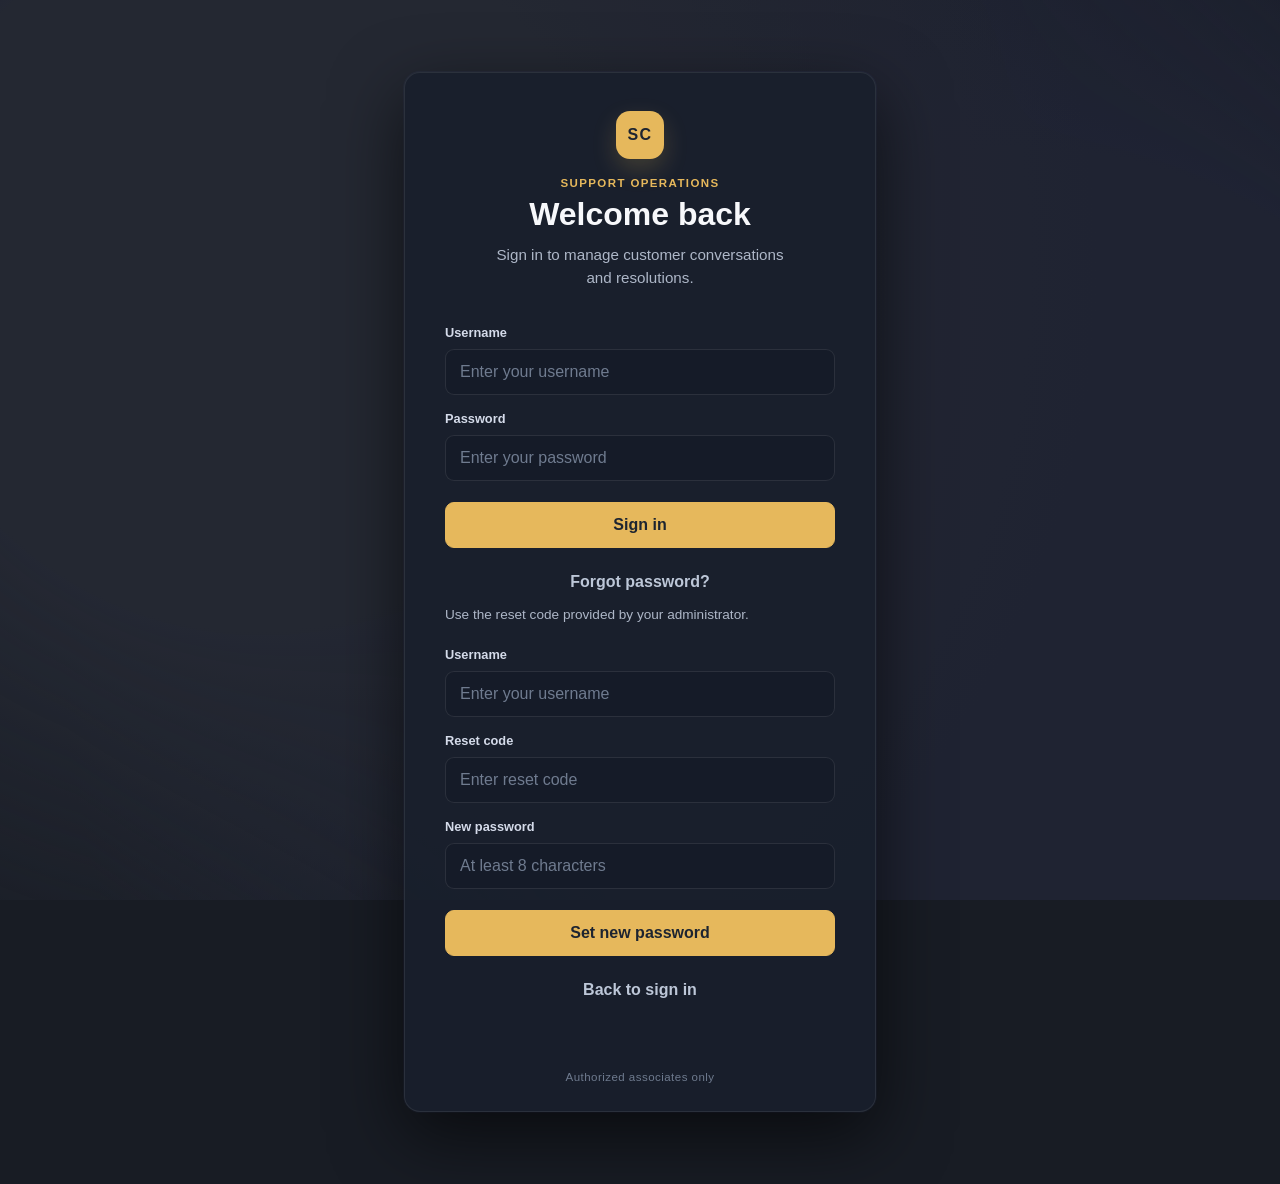
<file: templates/associate_login.html>
<!DOCTYPE html>
<html lang="en">
<head>
  <meta charset="UTF-8">
  <title>Associate Login</title>
  <link rel="stylesheet" href="/static/styles.css">
  <script>
    window.addEventListener("DOMContentLoaded", function() {
      const loginForm = document.getElementById("login-form");
      const resetForm = document.getElementById("reset-form");
      const resetLink = document.getElementById("reset-link");
      const loginLink = document.getElementById("login-link");
      const error = document.getElementById("login-error");

      resetLink.onclick = function() {
        loginForm.hidden = true;
        resetForm.hidden = false;
        error.textContent = "";
      };

      loginLink.onclick = function() {
        resetForm.hidden = true;
        loginForm.hidden = false;
        error.textContent = "";
      };

      loginForm.onsubmit = async function(e) {
        e.preventDefault();
        const resp = await fetch("/api/associate/login", {
          method: "POST",
          headers: {"Content-Type": "application/json"},
          body: JSON.stringify({
            username: document.getElementById("username").value,
            password: document.getElementById("password").value
          })
        });
        if (resp.ok) {
          window.location = "/associate";
        } else {
          error.textContent = "Invalid username or password";
        }
      };

      resetForm.onsubmit = async function(e) {
        e.preventDefault();
        const resp = await fetch("/api/associate/reset", {
          method: "POST",
          headers: {"Content-Type": "application/json"},
          body: JSON.stringify({
            username: document.getElementById("reset-username").value,
            reset_code: document.getElementById("reset-code").value,
            new_password: document.getElementById("new-password").value
          })
        });
        if (resp.ok) {
          error.textContent = "Password reset. You can now log in.";
          resetForm.hidden = true;
          loginForm.hidden = false;
        } else {
          error.textContent = "Unable to reset password";
        }
      };
    });
  </script>
</head>
<body class="dark-bg">
  <div class="floating-bg"></div>
  <main class="login-container associate-login-card">
    <div class="login-mark" aria-hidden="true">SC</div>
    <p class="login-eyebrow">Support operations</p>
    <h1>Welcome back</h1>
    <p class="login-subtitle">Sign in to manage customer conversations and resolutions.</p>
    <form id="login-form">
      <label for="username">Username</label>
      <input id="username" required autocomplete="username" placeholder="Enter your username" />
      <label for="password">Password</label>
      <input id="password" required type="password" autocomplete="current-password" placeholder="Enter your password" />
      <button class="login-primary" type="submit">Sign in</button>
      <button class="login-secondary" type="button" id="reset-link">Forgot password?</button>
    </form>
    <form id="reset-form" hidden>
      <p class="login-form-note">Use the reset code provided by your administrator.</p>
      <label for="reset-username">Username</label>
      <input id="reset-username" required autocomplete="username" placeholder="Enter your username" />
      <label for="reset-code">Reset code</label>
      <input id="reset-code" required type="password" placeholder="Enter reset code" />
      <label for="new-password">New password</label>
      <input id="new-password" required minlength="8" type="password" autocomplete="new-password" placeholder="At least 8 characters" />
      <button class="login-primary" type="submit">Set new password</button>
      <button class="login-secondary" type="button" id="login-link">Back to sign in</button>
    </form>
    <div id="login-error" class="login-error"></div>
    <p class="login-footer">Authorized associates only</p>
  </main>
</body>
</html>
</file>
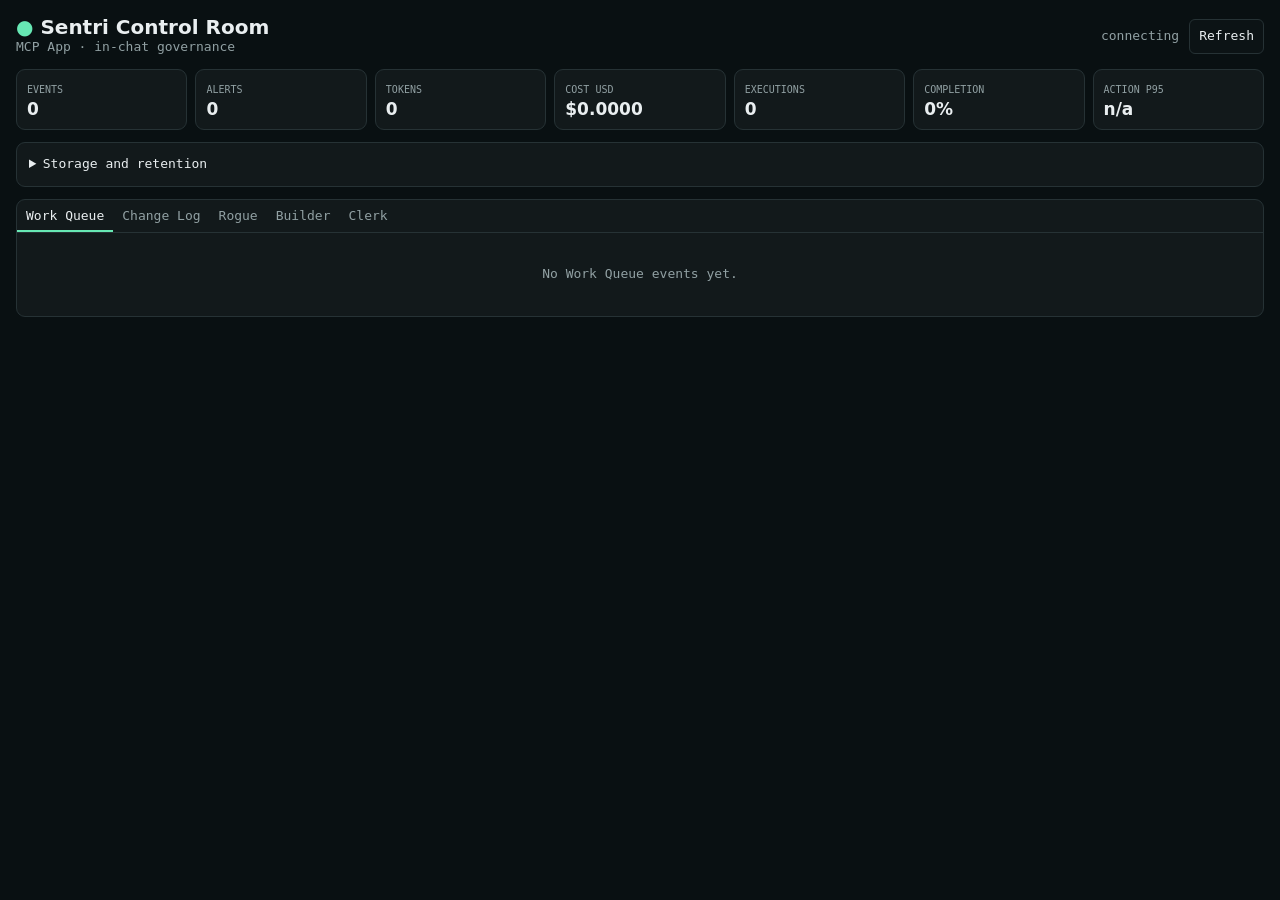
<file: Sentri/sentri/static/mcp_app.html>
<!doctype html>
<html lang="en">
<head>
  <meta charset="utf-8">
  <meta name="viewport" content="width=device-width, initial-scale=1">
  <title>Sentri Control Room</title>
  <style>
    :root { color-scheme: dark; --bg:#091012; --panel:#12191b; --line:#263235; --ink:#e9eef0; --muted:#91a0a3; --green:#67e8b4; --red:#ff766f; --amber:#f1bb5b; }
    * { box-sizing:border-box; }
    body { margin:0; padding:16px; background:var(--bg); color:var(--ink); font:13px/1.45 ui-monospace,SFMono-Regular,Consolas,monospace; }
    header,.row,.form { display:flex; align-items:center; flex-wrap:wrap; gap:10px; }
    header { justify-content:space-between; margin-bottom:12px; }
    h1 { margin:0; font:700 20px/1.1 system-ui,sans-serif; }
    .live { color:var(--green); } .muted { color:var(--muted); }
    .metrics { display:grid; grid-template-columns:repeat(7,minmax(85px,1fr)); gap:8px; margin-bottom:12px; }
    .card,.settings,.review,.logs { background:var(--panel); border:1px solid var(--line); border-radius:9px; }
    .card { padding:10px; } .card span { color:var(--muted); font-size:10px; text-transform:uppercase; } .card b { display:block; font:600 17px system-ui,sans-serif; }
    .settings,.review { padding:12px; margin-bottom:12px; } .review { display:none; border-color:var(--amber); } .review.visible { display:block; }
    label { display:grid; gap:4px; color:var(--muted); font-size:10px; text-transform:uppercase; }
    input,select,button { border:1px solid var(--line); border-radius:6px; padding:7px 9px; background:#0c1315; color:var(--ink); font:inherit; }
    input { min-width:150px; flex:1; } button { cursor:pointer; } button.primary { border-color:var(--green); color:var(--green); } button.danger { border-color:var(--red); color:var(--red); }
    nav { display:flex; overflow:auto; border-bottom:1px solid var(--line); } nav button { border:0; border-radius:0; background:transparent; color:var(--muted); } nav button.active { color:var(--ink); box-shadow:inset 0 -2px var(--green); }
    .log { max-height:390px; overflow:auto; } article { display:grid; grid-template-columns:145px 135px 1fr; gap:10px; padding:10px 12px; border-bottom:1px solid var(--line); } article time,.kind { color:var(--muted); } article.rogue .kind { color:var(--red); } pre { white-space:pre-wrap; overflow-wrap:anywhere; margin:0; font:inherit; } .empty { padding:32px; text-align:center; color:var(--muted); }
    .message { margin-top:8px; color:var(--muted); }
    @media(max-width:620px){ body{padding:10px}.metrics{grid-template-columns:1fr 1fr}article{grid-template-columns:1fr;gap:2px}.form>*{width:100%} }
  </style>
</head>
<body>
  <header>
    <div><h1><span class="live">●</span> Sentri Control Room</h1><span class="muted">MCP App · in-chat governance</span></div>
    <div class="row"><span id="status" class="muted">connecting</span><button onclick="refresh()">Refresh</button></div>
  </header>
  <section class="metrics">
    <div class="card"><span>Events</span><b id="events">0</b></div><div class="card"><span>Alerts</span><b id="alerts">0</b></div>
    <div class="card"><span>Tokens</span><b id="tokens">0</b></div><div class="card"><span>Cost USD</span><b id="cost">$0.0000</b></div>
    <div class="card"><span>Executions</span><b id="executions">0</b></div><div class="card"><span>Completion</span><b id="completion">0%</b></div>
    <div class="card"><span>Action p95</span><b id="p95">n/a</b></div>
  </section>
  <details class="settings">
    <summary>Storage and retention</summary>
    <div class="form" style="margin-top:10px">
      <label>Storage<select id="mode"><option value="sqlite">SQLite</option><option value="jsonl">JSONL</option><option value="ephemeral">Ephemeral RAM</option></select></label>
      <label>Retention<select id="retention"><option value="7">7 days</option><option value="30">30 days</option><option value="90">90 days</option><option value="forever">Forever</option></select></label>
      <button class="primary" onclick="saveSettings()">Save settings</button>
    </div>
    <div id="storage-path" class="message"></div><div id="settings-message" class="message"></div>
  </details>
  <section id="review" class="review">
    <strong>Human review required</strong>
    <div class="form" style="margin-top:10px">
      <input id="thread" placeholder="Thread ID"><input id="reviewer" placeholder="Reviewer"><input id="reason" placeholder="Decision reason">
      <button class="primary" onclick="review(true)">Approve</button><button class="danger" onclick="review(false)">Reject</button>
    </div>
    <div id="review-message" class="message"></div>
  </section>
  <section class="logs"><nav id="tabs"></nav><div id="log" class="log"></div></section>
  <script>
    const workers=["work_queue","change_log","rogue","builder","clerk"];
    const labels={work_queue:"Work Queue",change_log:"Change Log",rogue:"Rogue",builder:"Builder",clerk:"Clerk"};
    let active="work_queue", snapshot=null, nextId=1; const pending=new Map();
    const eventCount=document.getElementById("events"), alertCount=document.getElementById("alerts"), tokenCount=document.getElementById("tokens"), costCount=document.getElementById("cost");
    const modeSelect=document.getElementById("mode"), retentionSelect=document.getElementById("retention"), threadInput=document.getElementById("thread"), reviewerInput=document.getElementById("reviewer"), reasonInput=document.getElementById("reason");
    const tabs=document.getElementById("tabs");
    workers.forEach(worker=>{const b=document.createElement("button");b.textContent=labels[worker];b.dataset.worker=worker;b.onclick=()=>{active=worker;renderTabs();renderLog()};tabs.appendChild(b)});
    function request(method,params){const id=nextId++;window.parent.postMessage({jsonrpc:"2.0",id,method,params},"*");return new Promise((resolve,reject)=>pending.set(id,{resolve,reject}))}
    function unwrap(value){if(value?.structuredContent)return value.structuredContent;if(value?.content){const text=value.content.find(x=>x.type==="text")?.text;try{return JSON.parse(text)}catch{}}return value}
    window.addEventListener("message",event=>{
      if(event.source!==window.parent)return;const msg=event.data;if(!msg||msg.jsonrpc!=="2.0")return;
      if(msg.id!==undefined&&pending.has(msg.id)){const p=pending.get(msg.id);pending.delete(msg.id);msg.error?p.reject(msg.error):p.resolve(msg.result);return}
      if(msg.method==="ui/notifications/tool-result")render(unwrap(msg.params));
    },{passive:true});
    async function callTool(name,args){if(window.openai?.callTool)return unwrap(await window.openai.callTool(name,args));return unwrap(await request("tools/call",{name,arguments:args}))}
    function render(data){if(!data?.events)return;snapshot=data;const s=data.summary||{},a=s.adoption||{},p=s.performance||{};eventCount.textContent=s.events||0;alertCount.textContent=s.alerts||0;tokenCount.textContent=(s.tokens||0).toLocaleString();costCount.textContent=`$${Number(s.cost_usd||0).toFixed(4)}`;
      document.getElementById("executions").textContent=a.executions||0;document.getElementById("completion").textContent=`${Math.round(Number(a.completion_rate||0)*100)}%`;document.getElementById("p95").textContent=p.p95_action_latency_ms==null?"n/a":`${Number(p.p95_action_latency_ms).toFixed(1)} ms`;
      const cfg=data.storage||{};modeSelect.value=cfg.storage_mode||"sqlite";retentionSelect.value=cfg.retention_days==="Forever"?"forever":String(cfg.retention_days||30);document.getElementById("storage-path").textContent=`Active: ${cfg.active_path||"unknown"}`;
      if(data.review_thread_id){threadInput.value=data.review_thread_id;document.getElementById("review").classList.add("visible")}
      document.getElementById("status").textContent="● live";renderTabs();renderLog()}
    function renderTabs(){[...tabs.children].forEach(b=>b.classList.toggle("active",b.dataset.worker===active))}
    function renderLog(){const root=document.getElementById("log"),items=(snapshot?.events||[]).filter(e=>e.worker===active).reverse();root.innerHTML="";if(!items.length){root.innerHTML=`<div class="empty">No ${labels[active]} events yet.</div>`;return}items.forEach(e=>{const row=document.createElement("article");row.className=e.worker;const time=document.createElement("time");time.textContent=new Date(e.timestamp).toLocaleString();const kind=document.createElement("div");kind.className="kind";kind.textContent=e.kind;const pre=document.createElement("pre");pre.textContent=JSON.stringify(e.payload,null,2);row.append(time,kind,pre);root.appendChild(row)})}
    async function refresh(){document.getElementById("status").textContent="refreshing";try{render(await callTool("sentri_dashboard_data",{limit:500}))}catch(e){document.getElementById("status").textContent="refresh failed"}}
    async function saveSettings(){const target=document.getElementById("settings-message");target.textContent="Saving…";try{const result=await callTool("sentri_configure_storage",{storage_mode:modeSelect.value,retention_days:retentionSelect.value==="forever"?null:Number(retentionSelect.value)});target.textContent=result.message||"Saved.";await refresh()}catch(e){target.textContent=e.message||"Could not save settings."}}
    async function review(approved){const target=document.getElementById("review-message");if(!threadInput.value||!reviewerInput.value||!reasonInput.value){target.textContent="Thread, reviewer, and reason are required.";return}try{const result=await callTool("sentri_review",{thread_id:threadInput.value,approved,reviewer:reviewerInput.value,reason:reasonInput.value});target.textContent=`Decision recorded: ${result.status}. ${result.message||""}`;await refresh()}catch(e){target.textContent=e.message||"Review failed."}}
    if(window.openai?.toolOutput)render(window.openai.toolOutput);renderTabs();renderLog();setInterval(()=>{if(document.visibilityState==="visible")refresh()},5000);
  </script>
</body>
</html>
</file>
<file: static/styles.css>
body.dark-bg {
  background: #181c24;
  color: #f3f6fa;
  font-family: 'Segoe UI', Arial, sans-serif;
  margin: 0;
  min-height: 100vh;
}
.floating-bg {
  position: fixed;
  z-index: 0;
  width: 100vw; height: 100vh;
  top: 0; left: 0;
  pointer-events: none;
  background: radial-gradient(circle at 20% 30%, #2a2e3a 30%, transparent 70%),
              radial-gradient(circle at 80% 70%, #23273a 40%, transparent 80%),
              radial-gradient(circle at 60% 10%, #1e2230 20%, transparent 60%);
  opacity: 0.7;
}
.chat-container, .assoc-container, .kb-container, .tickets-container, .metrics-container, .login-container {
  position: relative;
  z-index: 1;
  margin: 40px auto;
  max-width: 420px;
  background: rgba(30,34,48,0.98);
  border-radius: 16px;
  box-shadow: 0 4px 32px #0008;
  padding: 24px;
}
.chat-container {
  max-width: 680px;
  min-height: 680px;
  margin: 5vh auto;
  padding: 28px;
  background: rgba(25, 31, 44, 0.94);
  border: 1px solid #ffffff14;
  box-shadow: 0 24px 70px #0009;
  animation: chatReveal 0.45s ease-out both;
}
.chat-header, .assoc-header {
  font-size: 1.5em;
  font-weight: bold;
  margin-bottom: 12px;
  display: flex;
  justify-content: space-between;
  align-items: center;
}
.chat-header { padding-bottom: 20px; border-bottom: 1px solid #ffffff12; }
.chat-brand { display: flex; align-items: center; gap: 12px; }
.chat-brand-mark { width: 42px; height: 42px; display: grid; place-items: center; border-radius: 12px; background: #e6b85c; color: #1d2430; font-size: 0.82rem; font-weight: 800; letter-spacing: 0.08em; box-shadow: 0 8px 20px #e6b85c2e; }
.chat-kicker { margin: 0 0 2px; color: #e6b85c; font-size: 0.68rem; font-weight: 700; letter-spacing: 0.14em; text-transform: uppercase; }
.chat-header h1 { margin: 0; font-size: 1.28rem; }
.chat-status { display: flex; align-items: center; gap: 7px; color: #9fe1b1; font-size: 0.78rem; font-weight: 700; }
.chat-status span { width: 7px; height: 7px; border-radius: 50%; background: #72d38b; box-shadow: 0 0 0 4px #72d38b1c; }
.chat-messages, .assoc-transcript {
  min-height: 200px;
  max-height: 320px;
  overflow-y: auto;
  margin-bottom: 12px;
  padding-right: 8px;
}
.chat-messages { min-height: 420px; max-height: 420px; padding: 18px 8px 8px 2px; }
.chat-empty-state { margin: -310px auto 185px; position: relative; max-width: 390px; text-align: center; pointer-events: none; color: #aeb7c8; }
.chat-welcome-icon { width: 38px; height: 38px; display: grid; place-items: center; margin: 0 auto 12px; border: 1px solid #e6b85c66; border-radius: 50%; color: #e6b85c; font-weight: 800; }
.chat-empty-state h2 { margin: 0 0 8px; color: #f7f8fb; font-size: 1.3rem; }
.chat-empty-state p { margin: 0 auto; line-height: 1.5; font-size: 0.9rem; }
.chat-topic-list { display: flex; justify-content: center; gap: 7px; margin-top: 18px; }
.chat-topic-list span { padding: 5px 9px; border: 1px solid #ffffff14; border-radius: 999px; color: #8995a9; font-size: 0.72rem; }
.chat-bubble {
  margin: 8px 0;
  padding: 10px 16px;
  border-radius: 16px;
  max-width: 80%;
  word-break: break-word;
  position: relative;
  animation: fadeIn 0.3s;
}
.chat-bubble.user { background: #2e3a5a; align-self: flex-end; margin-left: 20%; }
.chat-bubble.associate { background: #3a2e5a; align-self: flex-end; margin-left: 20%; }
.chat-bubble.bot { background: #223a2e; align-self: flex-start; margin-right: 20%; }
.bubble-author { font-size: 0.9em; font-weight: bold; margin-right: 8px; }
.bubble-body { display: block; margin-top: 2px; }
.typing-indicator { display: flex; gap: 4px; margin-bottom: 8px; }
.typing-indicator span {
  display: inline-block; width: 8px; height: 8px; border-radius: 50%;
  background: #fff4; animation: bounce 1s infinite alternate;
}
.typing-indicator span:nth-child(2) { animation-delay: 0.2s; }
.typing-indicator span:nth-child(3) { animation-delay: 0.4s; }
@keyframes bounce { to { transform: translateY(-8px); background: #fff8; } }
@keyframes fadeIn { from { opacity: 0; transform: translateY(10px);} to { opacity: 1; } }
@keyframes chatReveal { from { opacity: 0; transform: translateY(14px); } to { opacity: 1; transform: translateY(0); } }
.chat-form, .assoc-reply-form, .assoc-resolve-form {
  display: flex; gap: 8px; margin-top: 8px;
}
.chat-form { margin-top: 18px; padding: 7px; gap: 8px; border: 1px solid #ffffff18; border-radius: 12px; background: #151b28; }
.chat-form input { padding: 12px 13px; background: transparent; outline: none; }
.chat-form:focus-within { border-color: #e6b85c88; box-shadow: 0 0 0 3px #e6b85c12; }
.chat-form button { border-radius: 8px; background: #e6b85c; color: #1d2430; }
.chat-form button:hover { background: #f0c970; }
.chat-footnote { margin: 12px 0 0; color: #667286; text-align: center; font-size: 0.7rem; }
@media (max-width: 560px) {
  .chat-container { min-height: calc(100vh - 32px); margin: 16px; padding: 20px; }
  .chat-messages { min-height: 48vh; max-height: 48vh; }
  .chat-status { font-size: 0; }
}
.chat-form input, .assoc-reply-form input, .assoc-resolve-form input, .assoc-resolve-form textarea {
  flex: 1; padding: 8px; border-radius: 8px; border: none; background: #23273a; color: #fff;
}
.chat-form button, .assoc-reply-form button, .assoc-resolve-form button {
  padding: 8px 16px; border-radius: 8px; border: none; background: #3a5a8a; color: #fff; font-weight: bold;
  cursor: pointer; transition: background 0.2s;
}
.chat-form button:hover, .assoc-reply-form button:hover, .assoc-resolve-form button:hover { background: #4a6ab8; }
.article-suggestion, .kb-article, .ticket-row {
  background: #23273a; border-radius: 8px; padding: 12px; margin: 8px 0;
}
.article-suggestion button { margin-left: 8px; }
.feedback-buttons { display: flex; gap: 8px; margin: 8px 0; }
.kb-tags { font-size: 0.9em; color: #aaf; margin-bottom: 4px; }
.kb-meta { font-size: 0.9em; color: #afa; margin-top: 4px; }
.ticket-badge { border-radius: 6px; padding: 2px 8px; font-size: 0.9em; margin-left: 8px; }
.status-open { background: #2e5a3a; }
.status-escalated, .status-associate_active { background: #5a3a2e; }
.status-resolved { background: #2e3a5a; }
.ticket-assignee { font-size: 0.9em; color: #aaf; margin-left: 8px; }
.metrics-container { max-width: 700px; }
.kpi-cards { display: flex; gap: 16px; margin-bottom: 24px; }
.kpi-card { background: #23273a; border-radius: 10px; padding: 16px; flex: 1; text-align: center; font-size: 1.2em; }
.metrics-charts { display: flex; gap: 32px; }
.bar-chart { display: flex; align-items: flex-end; height: 100px; gap: 2px; }
.bar { width: 12px; background: #3a5a8a; border-radius: 2px 2px 0 0; }
ul { padding-left: 20px; }
.login-container { max-width: 320px; text-align: center; }
.associate-login-card {
  max-width: 390px;
  margin: 8vh auto;
  padding: 38px 40px 28px;
  background: rgba(25, 31, 44, 0.94);
  border: 1px solid #ffffff14;
  box-shadow: 0 24px 70px #0009, 0 0 0 1px #6e8cff0d;
  animation: loginReveal 0.45s ease-out both;
}
.login-mark {
  width: 48px;
  height: 48px;
  display: grid;
  place-items: center;
  margin: 0 auto 18px;
  border-radius: 14px;
  background: #e6b85c;
  color: #1d2430;
  font-weight: 800;
  letter-spacing: 0.08em;
  box-shadow: 0 10px 24px #e6b85c33;
}
.login-eyebrow {
  margin: 0 0 8px;
  color: #e6b85c;
  font-size: 0.72rem;
  font-weight: 700;
  letter-spacing: 0.12em;
  text-transform: uppercase;
}
.associate-login-card h1 {
  margin: 0;
  color: #f7f8fb;
  font-size: 2rem;
  line-height: 1.1;
}
.login-subtitle {
  margin: 12px auto 28px;
  max-width: 290px;
  color: #aeb7c8;
  font-size: 0.95rem;
  line-height: 1.5;
}
.associate-login-card form {
  display: flex;
  flex-direction: column;
  gap: 9px;
  text-align: left;
}
.associate-login-card label {
  margin-top: 7px;
  color: #d5dbea;
  font-size: 0.8rem;
  font-weight: 700;
}
.associate-login-card input {
  width: 100%;
  box-sizing: border-box;
  padding: 13px 14px;
  border: 1px solid #ffffff18;
  border-radius: 9px;
  outline: none;
  background: #151b28;
  color: #f7f8fb;
  font: inherit;
  transition: border-color 0.2s, box-shadow 0.2s, background 0.2s;
}
.associate-login-card input::placeholder { color: #6f7b8f; }
.associate-login-card input:focus {
  border-color: #e6b85c;
  background: #182131;
  box-shadow: 0 0 0 3px #e6b85c1f;
}
.associate-login-card button {
  width: 100%;
  margin-top: 12px;
  padding: 13px 16px;
  border-radius: 9px;
  font: inherit;
  font-weight: 700;
  cursor: pointer;
  transition: transform 0.2s, background 0.2s, border-color 0.2s;
}
.associate-login-card button:hover { transform: translateY(-1px); }
.login-primary {
  border: 1px solid #e6b85c;
  background: #e6b85c;
  color: #1d2430;
}
.login-primary:hover { background: #f0c970; }
.login-secondary {
  margin-top: 2px !important;
  border: 1px solid transparent;
  background: transparent;
  color: #bdc7d8;
}
.login-secondary:hover { color: #e6b85c; }
.login-form-note {
  margin: 0 0 7px;
  color: #aeb7c8;
  font-size: 0.85rem;
  line-height: 1.4;
}
.associate-login-card .login-error {
  min-height: 20px;
  margin-top: 16px;
  color: #ff9f9f;
  font-size: 0.85rem;
}
.login-footer {
  margin: 22px 0 0;
  color: #6f7b8f;
  font-size: 0.72rem;
  letter-spacing: 0.04em;
}
@keyframes loginReveal {
  from { opacity: 0; transform: translateY(14px); }
  to { opacity: 1; transform: translateY(0); }
}
@media (max-width: 520px) {
  .associate-login-card { margin: 24px 16px; padding: 30px 24px 24px; }
}
.login-error { color: #f66; margin-top: 8px; }
.logout-link { color: #aaf; text-decoration: none; margin-left: 16px; }
.assoc-container { max-width: 1200px; }
.assoc-main { display: flex; gap: 24px; }
.assoc-queue { width: 220px; background: #23273a; border-radius: 10px; padding: 12px; }
.queue-ticket { background: #2e3a5a; border-radius: 8px; padding: 8px; margin: 8px 0; cursor: pointer; }
.queue-ticket:hover { background: #4a6ab8; }
.assoc-workspace { flex: 1; display: none; }
.assoc-transcript { min-height: 180px; max-height: 320px; overflow-y: auto; margin-bottom: 12px; }
.assoc-reply-form, .assoc-resolve-form { margin-top: 8px; }
.assoc-resolve-form input, .assoc-resolve-form textarea { margin-bottom: 6px; }
.assoc-kb { width: 260px; max-height: 560px; overflow-y: auto; background: #23273a; border-radius: 10px; padding: 12px; }
.assoc-kb h3 { margin-top: 0; }
.assoc-kb-article { border-top: 1px solid #ffffff1a; padding: 10px 0; }
.assoc-kb-article h4 { margin: 0 0 6px; }
.assoc-kb-article p { margin: 0 0 6px; white-space: pre-wrap; }
.assoc-kb-article small { color: #aaf; }
@media (max-width: 900px) {
  .assoc-main { flex-wrap: wrap; }
  .assoc-queue, .assoc-kb { width: 100%; }
  .assoc-workspace { min-width: 100%; }
}
</file>
